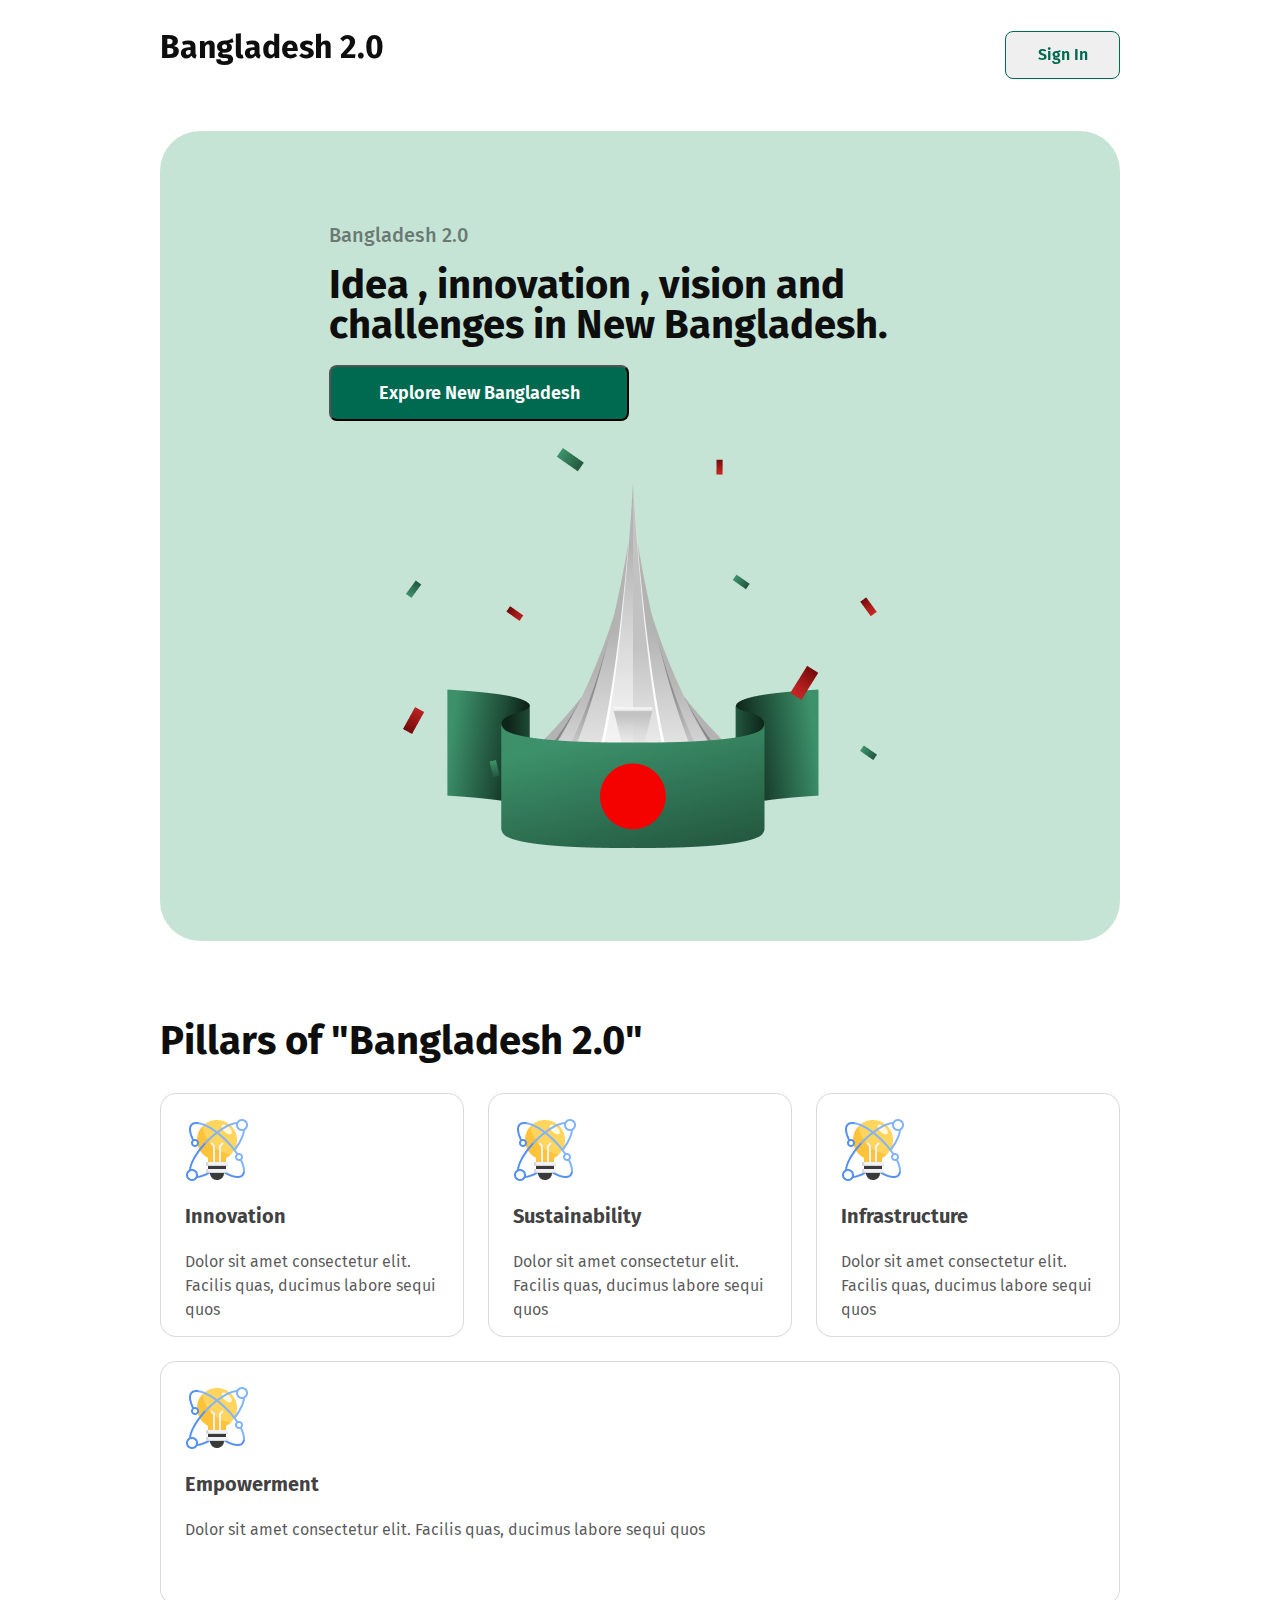
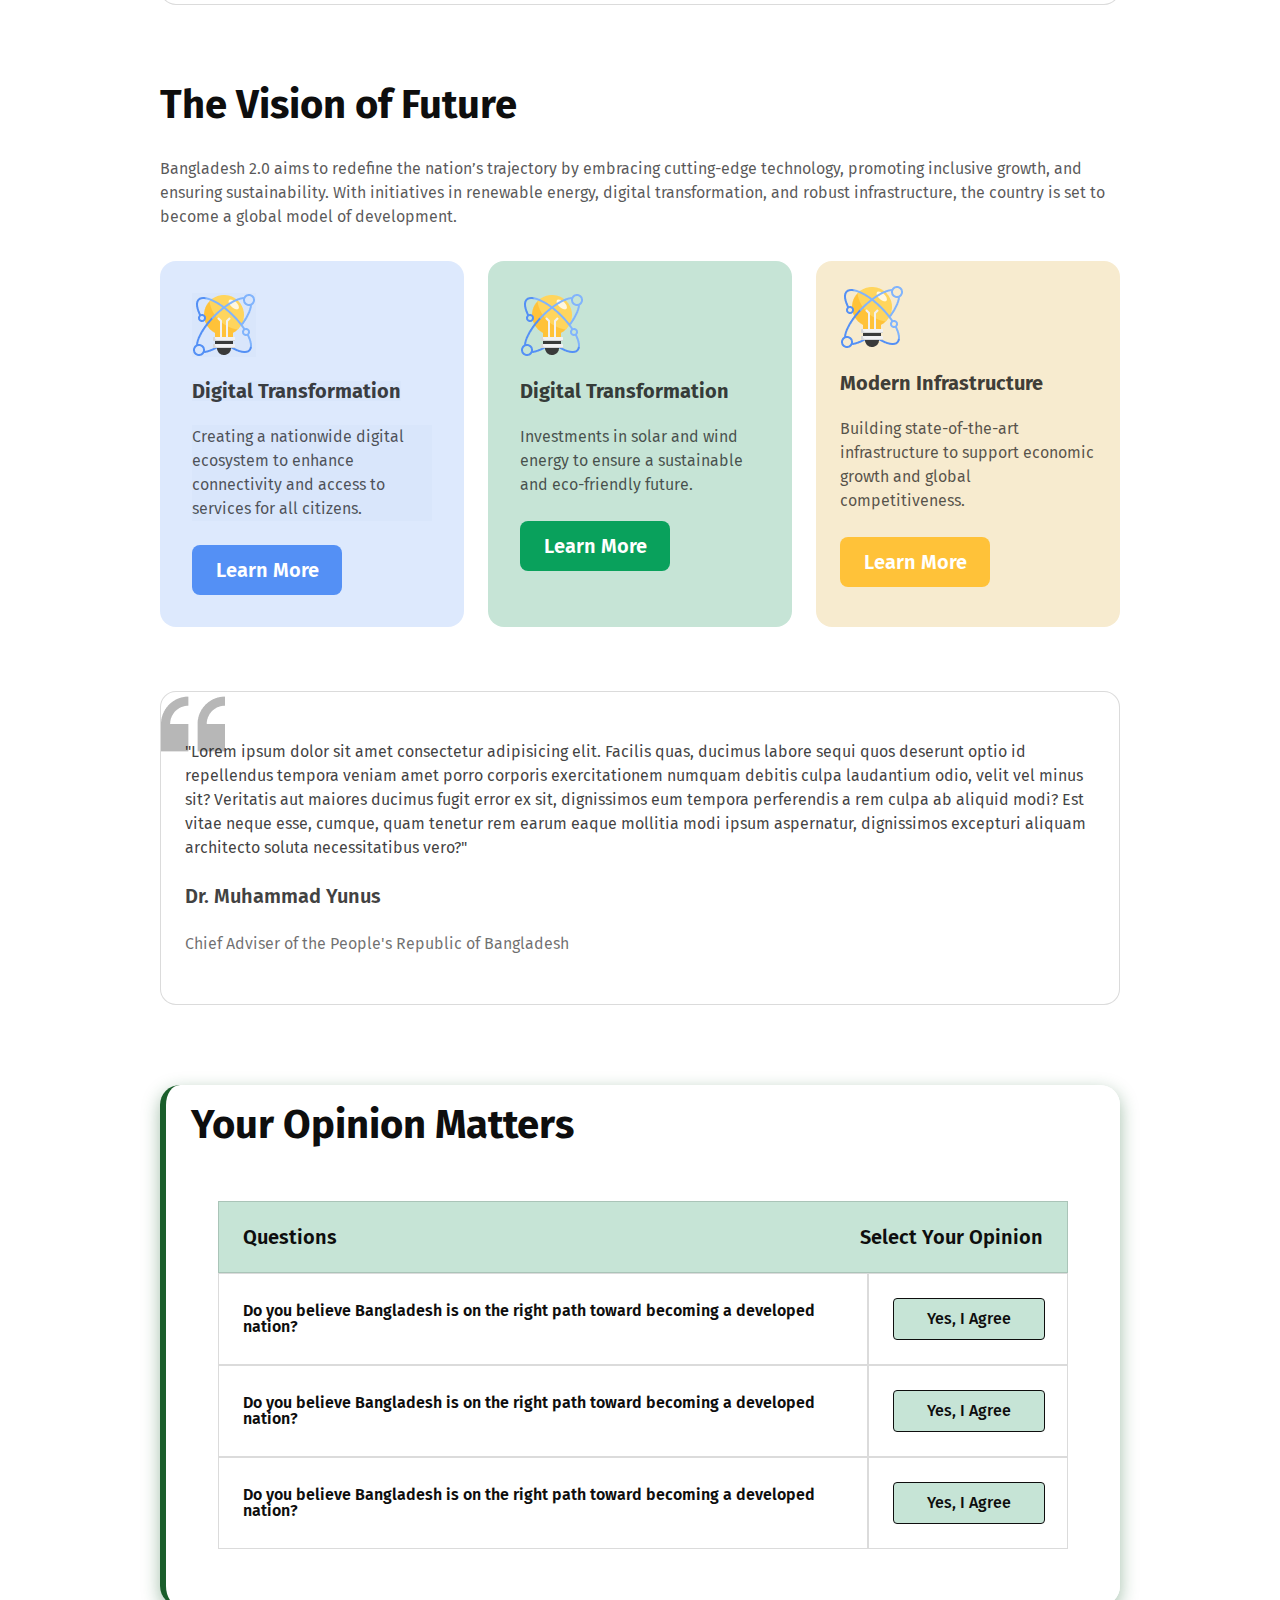
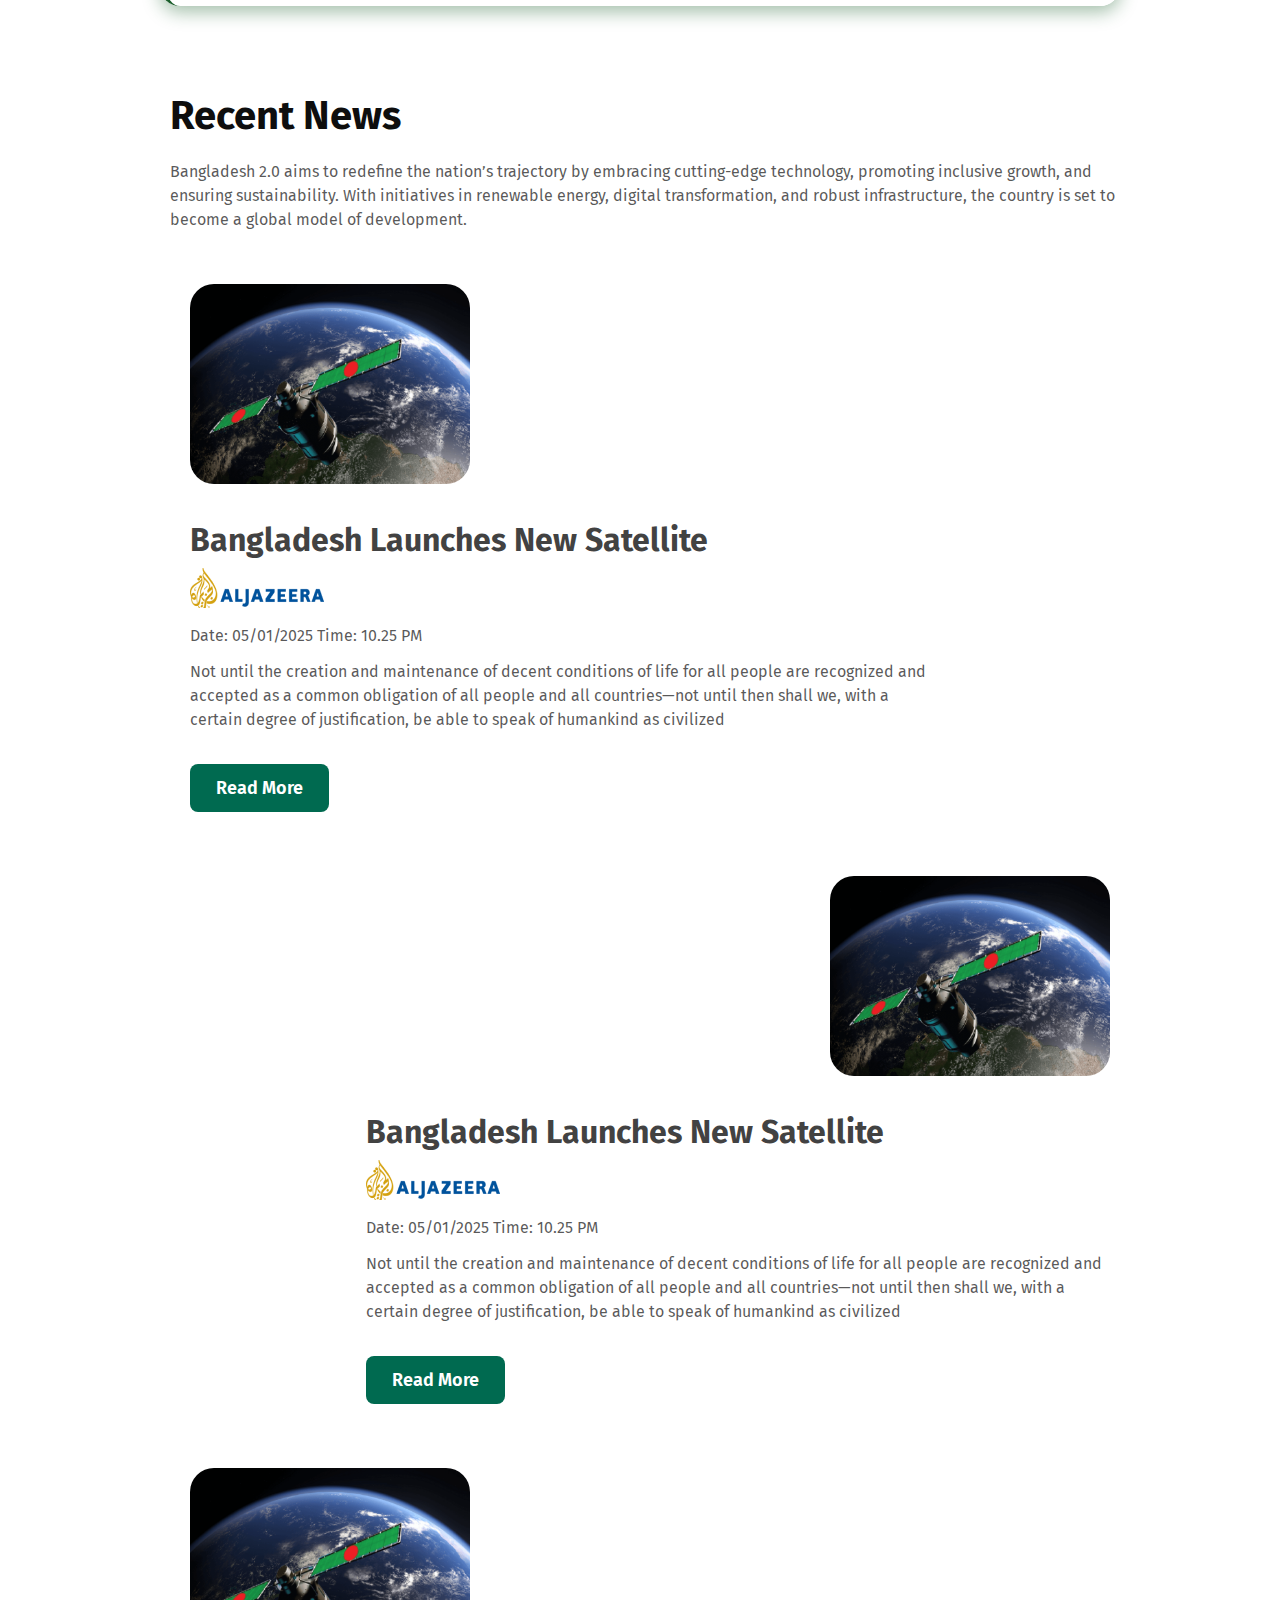
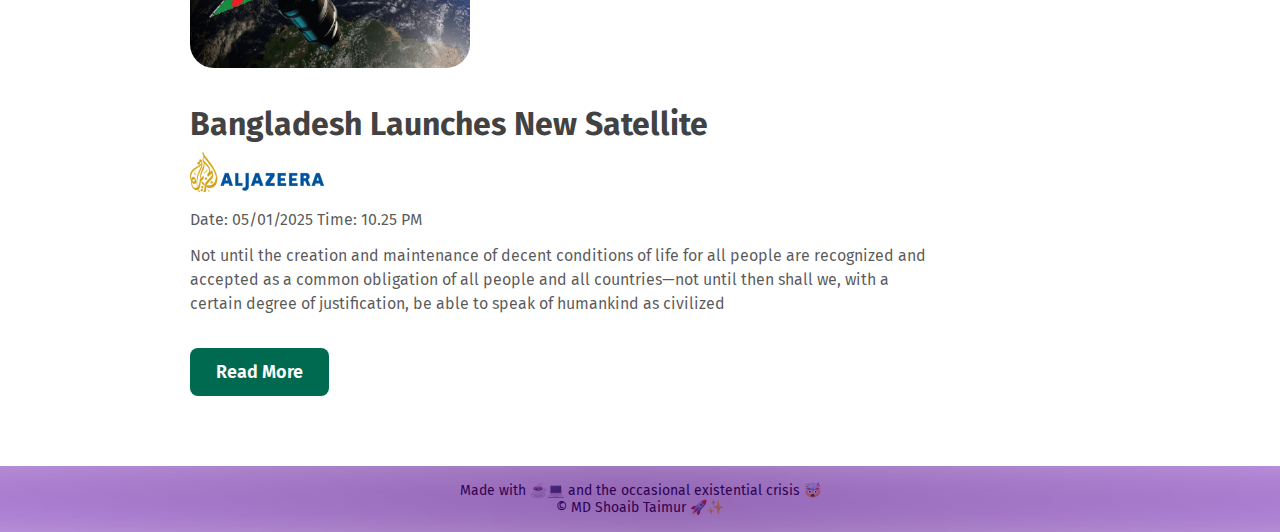
<file: index.html>
<!DOCTYPE html>
<html lang="en">
  <head>
    <meta charset="UTF-8" />
    <meta name="viewport" content="width=device-width, initial-scale=1.0" />
    <title>Bangladesh 2.0</title>
    <link rel="stylesheet" href="CSS/index.css" />
  </head>
  <body>
    <div class="container">
      <header>
        <nav>
          <h1 class="mainline">Bangladesh 2.0</h1>
          <p class="sign-btn"><button class="signin-btn">Sign In</button></p>
        </nav>
      </header>
      <main>
        <div class="banner">
          <div class="banner-info">
            <p
              class="banner-subtitle"
              style="background: rgba(198, 228, 214, 1)"
            >
              Bangladesh 2.0
            </p>
            <h1 class="banner-title" style="background: rgba(198, 228, 214, 1)">
              Idea , innovation , vision and challenges in New Bangladesh.
            </h1>
            <button class="banner-btn">Explore New Bangladesh</button>
          </div>
          <img src="assets/hero.png" alt="" class="banner-pic" />
        </div>
        <div class="pillar">
          <h1 class="pillar-title">Pillars of "Bangladesh 2.0"</h1>
          <div class="pillar-idea">
            <div class="idea">
              <img src="assets/card-icon.png" class="pillar-idea-pic" />
              <h2 class="pillar-idea-title">Innovation</h2>
              <p class="pillar-idea-des">
                Dolor sit amet consectetur elit. Facilis quas, ducimus labore
                sequi quos
              </p>
            </div>
            <div class="idea">
              <img src="assets/card-icon.png" class="pillar-idea-pic" />
              <h2 class="pillar-idea-title">Sustainability</h2>
              <p class="pillar-idea-des">
                Dolor sit amet consectetur elit. Facilis quas, ducimus labore
                sequi quos
              </p>
            </div>
            <div class="idea">
              <img src="assets/card-icon.png" class="pillar-idea-pic" />
              <h2 class="pillar-idea-title">Infrastructure</h2>
              <p class="pillar-idea-des">
                Dolor sit amet consectetur elit. Facilis quas, ducimus labore
                sequi quos
              </p>
            </div>
            <div class="idea">
              <img src="assets/card-icon.png" class="pillar-idea-pic" />
              <h2 class="pillar-idea-title">Empowerment</h2>
              <p class="pillar-idea-des">
                Dolor sit amet consectetur elit. Facilis quas, ducimus labore
                sequi quos
              </p>
            </div>
          </div>
        </div>
        <div class="vision">
          <h1 class="vision-title">The Vision of Future</h1>
          <p class="vision-des">
            Bangladesh 2.0 aims to redefine the nation’s trajectory by embracing
            cutting-edge technology, promoting inclusive growth, and ensuring
            sustainability. With initiatives in renewable energy, digital
            transformation, and robust infrastructure, the country is set to
            become a global model of development.
          </p>
          <div class="vision-idea">
            <div class="vision-idea1">
              <img src="assets/card-icon.png" class="vision-idea-pic1" />
              <h2 class="vision-idea-title1">Digital Transformation</h2>
              <p class="vision-idea-des1">
                Creating a nationwide digital ecosystem to enhance connectivity
                and access to services for all citizens.
              </p>
              <button class="vision-idea-btn1">Learn More</button>
            </div>
            <div class="vision-idea2">
              <img src="assets/card-icon.png" class="vision-idea-pic2" />
              <h2 class="vision-idea-title2">Digital Transformation</h2>
              <p class="vision-idea-des2">
                Investments in solar and wind energy to ensure a sustainable and
                eco-friendly future.
              </p>
              <button class="vision-idea-btn2">Learn More</button>
            </div>
            <div class="vision-idea3">
              <img src="assets/card-icon.png" class="vision-idea-pic3" />
              <h2 class="vision-idea-title3">Modern Infrastructure</h2>
              <p class="vision-idea-des3">
                Building state-of-the-art infrastructure to support economic
                growth and global competitiveness.
              </p>
              <button class="vision-idea-btn3">Learn More</button>
            </div>
          </div>
          <div class="vision-quote">
            <p class="quote-des">
              "Lorem ipsum dolor sit amet consectetur adipisicing elit. Facilis
              quas, ducimus labore sequi quos deserunt optio id repellendus
              tempora veniam amet porro corporis exercitationem numquam debitis
              culpa laudantium odio, velit vel minus sit? Veritatis aut maiores
              ducimus fugit error ex sit, dignissimos eum tempora perferendis a
              rem culpa ab aliquid modi? Est vitae neque esse, cumque, quam
              tenetur rem earum eaque mollitia modi ipsum aspernatur,
              dignissimos excepturi aliquam architecto soluta necessitatibus
              vero?"
            </p>
            <h1 class="quote-owner">Dr. Muhammad Yunus</h1>
            <p class="quote-title">
              Chief Adviser of the People's Republic of Bangladesh
            </p>
          </div>
        </div>
        <div class="opinion">
          <h1 class="opinion-title">Your Opinion Matters</h1>
          <div class="opinion-ques-ans">
            <div class="ques-title">
              <p class="ques-title-main">Questions</p>
              <p class="ques-title-main">Select Your Opinion</p>
            </div>
            <div class="opinion-ques-ans1">
              <div class="opinion-ques">
                <p class="ques">
                  Do you believe Bangladesh is on the right path toward becoming
                  a developed nation?
                </p>
              </div>
              <div class="opinion-ans">
                <span class="ans">Yes, I Agree</span>
              </div>
            </div>
            <div class="opinion-ques-ans2">
              <div class="opinion-ques">
                <p class="ques">
                  Do you believe Bangladesh is on the right path toward becoming
                  a developed nation?
                </p>
              </div>
              <div class="opinion-ans">
                <span class="ans">Yes, I Agree</span>
              </div>
            </div>
            <div class="opinion-ques-ans3">
              <div class="opinion-ques">
                <p class="ques">
                  Do you believe Bangladesh is on the right path toward becoming
                  a developed nation?
                </p>
              </div>
              <div class="opinion-ans">
                <span class="ans">Yes, I Agree</span>
              </div>
            </div>
          </div>
        </div>
        <div class="recent-news">
          <h1 class="news-title">Recent News</h1>
          <p class="news-title-des">
            Bangladesh 2.0 aims to redefine the nation’s trajectory by embracing
            cutting-edge technology, promoting inclusive growth, and ensuring
            sustainability. With initiatives in renewable energy, digital
            transformation, and robust infrastructure, the country is set to
            become a global model of development.
          </p>
          <div class="news">
            <div class="news1">
              <img src="../assets/satelite.png" alt="" class="news-pic" />
              <div class="news-des1">
                <h1 class="news-headline">Bangladesh Launches New Satellite</h1>
                <img src="../assets/al-jazeera.png" alt="" class="aljajira" />
                <p class="date-time">Date: 05/01/2025 Time: 10.25 PM</p>
                <p class="news-des">
                  Not until the creation and maintenance of decent conditions of
                  life for all people are recognized and accepted as a common
                  obligation of all people and all countries—not until then
                  shall we, with a certain degree of justification, be able to
                  speak of humankind as civilized
                </p>
                <span class="news-btn">Read More</span>
              </div>
            </div>
            <div class="news2">
              <img src="../assets/satelite.png" alt="" class="news-pic" />
              <div class="news-des2">
                <h1 class="news-headline">Bangladesh Launches New Satellite</h1>
                <img src="../assets/al-jazeera.png" alt="" class="aljajira" />
                <p class="date-time">Date: 05/01/2025 Time: 10.25 PM</p>
                <p class="news-des">
                  Not until the creation and maintenance of decent conditions of
                  life for all people are recognized and accepted as a common
                  obligation of all people and all countries—not until then
                  shall we, with a certain degree of justification, be able to
                  speak of humankind as civilized
                </p>
                <span class="news-btn">Read More</span>
              </div>
            </div>
            <div class="news3">
              <img src="../assets/satelite.png" alt="" class="news-pic" />
              <div class="news-des3">
                <h1 class="news-headline">Bangladesh Launches New Satellite</h1>
                <img src="../assets/al-jazeera.png" alt="" class="aljajira" />
                <p class="date-time">Date: 05/01/2025 Time: 10.25 PM</p>
                <p class="news-des">
                  Not until the creation and maintenance of decent conditions of
                  life for all people are recognized and accepted as a common
                  obligation of all people and all countries—not until then
                  shall we, with a certain degree of justification, be able to
                  speak of humankind as civilized
                </p>
                <span class="news-btn">Read More</span>
              </div>
            </div>
          </div>
        </div>
      </main>
    </div>
    <footer class="fun-footer">
      Made with ☕💻 and the occasional existential crisis 🤯<br />
      © MD Shoaib Taimur 🚀✨
    </footer>
  </body>
</html>
</file>
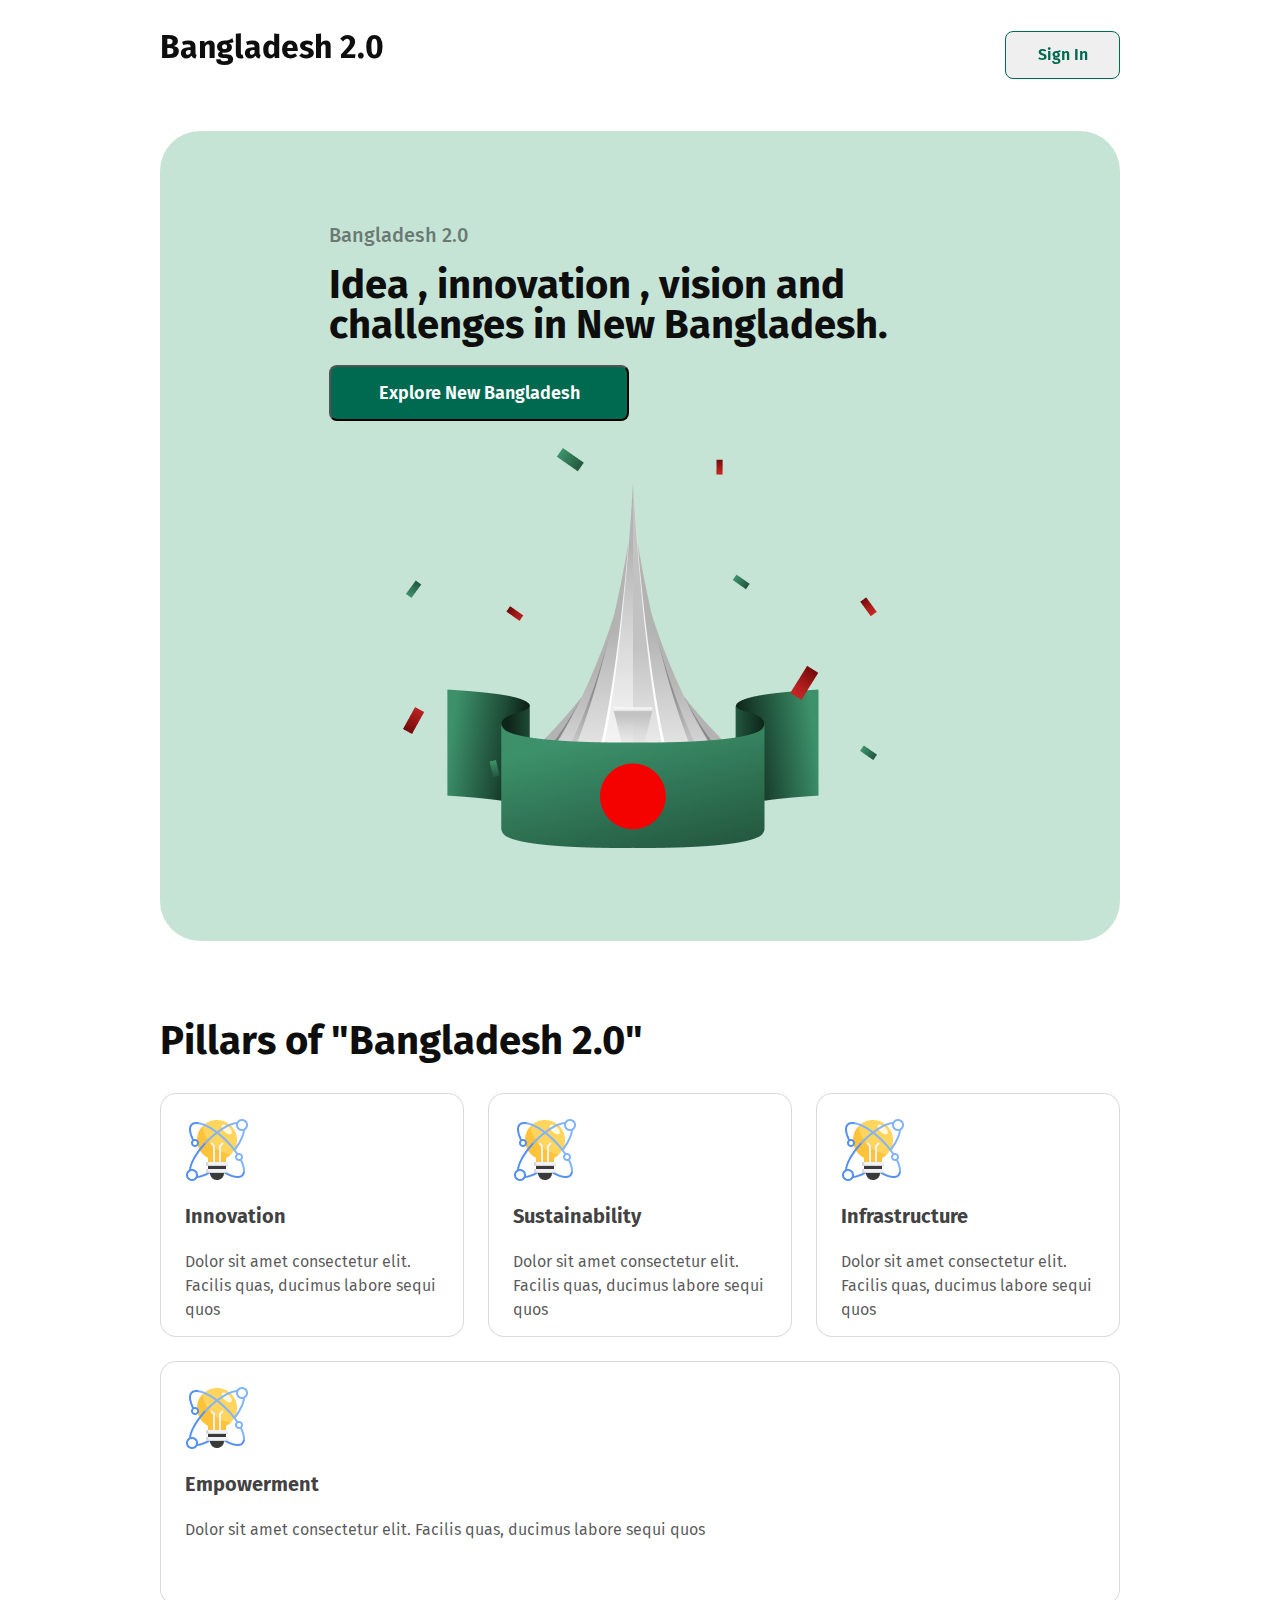
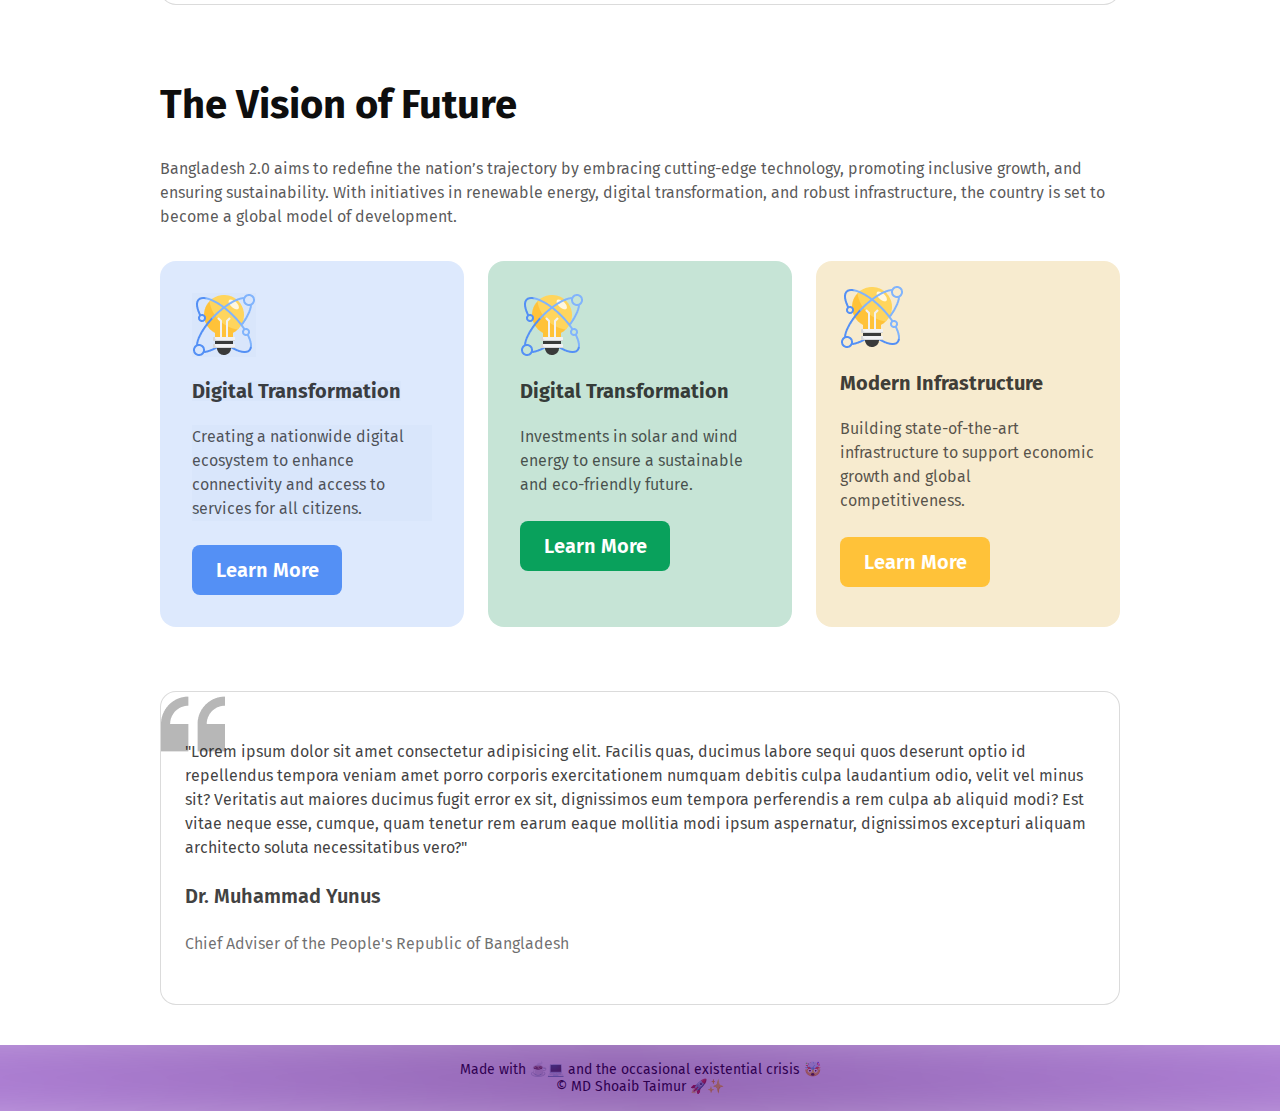
<file: HTML/index.html>
<!DOCTYPE html>
<html lang="en">
  <head>
    <meta charset="UTF-8" />
    <meta name="viewport" content="width=device-width, initial-scale=1.0" />
    <title>Bangladesh 2.0</title>
    <link rel="stylesheet" href="../CSS/index.css" />
  </head>
  <body>
    <div class="container">
      <header>
        <nav>
          <h1 class="mainline">Bangladesh 2.0</h1>
          <p class="sign-btn"><button class="signin-btn">Sign In</button></p>
        </nav>
      </header>
      <main>
        <div class="banner">
          <div class="banner-info">
            <p
              class="banner-subtitle"
              style="background: rgba(198, 228, 214, 1)"
            >
              Bangladesh 2.0
            </p>
            <h1 class="banner-title" style="background: rgba(198, 228, 214, 1)">
              Idea , innovation , vision and challenges in New Bangladesh.
            </h1>
            <button class="banner-btn">Explore New Bangladesh</button>
          </div>
          <img src="../assets/hero.png" alt="" class="banner-pic" />
        </div>
        <div class="pillar">
          <h1 class="pillar-title">Pillars of "Bangladesh 2.0"</h1>
          <div class="pillar-idea">
            <div class="idea">
              <img src="../assets/card-icon.png" class="pillar-idea-pic" />
              <h2 class="pillar-idea-title">Innovation</h2>
              <p class="pillar-idea-des">
                Dolor sit amet consectetur elit. Facilis quas, ducimus labore
                sequi quos
              </p>
            </div>
            <div class="idea">
              <img src="../assets/card-icon.png" class="pillar-idea-pic" />
              <h2 class="pillar-idea-title">Sustainability</h2>
              <p class="pillar-idea-des">
                Dolor sit amet consectetur elit. Facilis quas, ducimus labore
                sequi quos
              </p>
            </div>
            <div class="idea">
              <img src="../assets/card-icon.png" class="pillar-idea-pic" />
              <h2 class="pillar-idea-title">Infrastructure</h2>
              <p class="pillar-idea-des">
                Dolor sit amet consectetur elit. Facilis quas, ducimus labore
                sequi quos
              </p>
            </div>
            <div class="idea">
              <img src="../assets/card-icon.png" class="pillar-idea-pic" />
              <h2 class="pillar-idea-title">Empowerment</h2>
              <p class="pillar-idea-des">
                Dolor sit amet consectetur elit. Facilis quas, ducimus labore
                sequi quos
              </p>
            </div>
          </div>
        </div>
        <div class="vision">
          <h1 class="vision-title">The Vision of Future</h1>
          <p class="vision-des">
            Bangladesh 2.0 aims to redefine the nation’s trajectory by embracing
            cutting-edge technology, promoting inclusive growth, and ensuring
            sustainability. With initiatives in renewable energy, digital
            transformation, and robust infrastructure, the country is set to
            become a global model of development.
          </p>
          <div class="vision-idea">
            <div class="vision-idea1">
              <img src="../assets/card-icon.png" class="vision-idea-pic1" />
              <h2 class="vision-idea-title1">Digital Transformation</h2>
              <p class="vision-idea-des1">
                Creating a nationwide digital ecosystem to enhance connectivity
                and access to services for all citizens.
              </p>
              <button class="vision-idea-btn1">Learn More</button>
            </div>
            <div class="vision-idea2">
              <img src="../assets/card-icon.png" class="vision-idea-pic2" />
              <h2 class="vision-idea-title2">Digital Transformation</h2>
              <p class="vision-idea-des2">
                Investments in solar and wind energy to ensure a sustainable and
                eco-friendly future.
              </p>
              <button class="vision-idea-btn2">Learn More</button>
            </div>
            <div class="vision-idea3">
              <img src="../assets/card-icon.png" class="vision-idea-pic3" />
              <h2 class="vision-idea-title3">Modern Infrastructure</h2>
              <p class="vision-idea-des3">
                Building state-of-the-art infrastructure to support economic
                growth and global competitiveness.
              </p>
              <button class="vision-idea-btn3">Learn More</button>
            </div>
          </div>
          <div class="vision-quote">
            <p class="quote-des">
              "Lorem ipsum dolor sit amet consectetur adipisicing elit. Facilis
              quas, ducimus labore sequi quos deserunt optio id repellendus
              tempora veniam amet porro corporis exercitationem numquam debitis
              culpa laudantium odio, velit vel minus sit? Veritatis aut maiores
              ducimus fugit error ex sit, dignissimos eum tempora perferendis a
              rem culpa ab aliquid modi? Est vitae neque esse, cumque, quam
              tenetur rem earum eaque mollitia modi ipsum aspernatur,
              dignissimos excepturi aliquam architecto soluta necessitatibus
              vero?"
            </p>
            <h1 class="quote-owner">Dr. Muhammad Yunus</h1>
            <p class="quote-title">
              Chief Adviser of the People's Republic of Bangladesh
            </p>
          </div>
        </div>
      </main>
    </div>
    <footer class="fun-footer">
      Made with ☕💻 and the occasional existential crisis 🤯<br />
      © MD Shoaib Taimur 🚀✨
    </footer>
  </body>
</html>
</file>
<file: CSS/index.css>
@import url("https://fonts.googleapis.com/css2?family=Fira+Sans:ital,wght@0,100;0,200;0,300;0,400;0,500;0,600;0,700;0,800;0,900;1,100;1,200;1,300;1,400;1,500;1,600;1,700;1,800;1,900&display=swap");

* {
  margin: 0;
}

.container {
  margin-top: 31px;
  margin-left: 160px;
  margin-right: 160px;
  margin-bottom: 40px;
}

header {
  height: 100px;
}
nav {
  width: 100%;
  display: flex;
  justify-content: space-between;
}
header, nav {
  position: sticky;
  top: 0;
  z-index: 1000;
}
.mainline {
  color: rgba(14, 14, 14, 1);

  font-family: Fira Sans;
  font-size: 32px;
  font-weight: 700;
  line-height: 100%;
  letter-spacing: 0%;
  text-align: left;
}

.signin-btn {
  width: 115px;
  height: 48px;
  display: flex;
  flex-direction: row;
  justify-content: center;
  align-items: center;
  gap: 48;
  padding: 15px 30px 15px 30px;

  box-sizing: border-box;
  border: 1.5px solid rgba(0, 106, 80, 1);
  border-radius: 8px;
  color: rgba(0, 106, 80, 1);

  font-family: Fira Sans;
  font-size: 16px;
  font-weight: 600;
  line-height: 100%;
  letter-spacing: 0%;
  cursor: grab;
}

.banner {
  height: 650px;

  padding: 80px 100px 80px 100px;
  border-radius: 24px;
  background: rgba(198, 228, 214, 1);

  display: flex;
  flex-wrap: wrap;
  justify-content: space-between;
  align-items: center;

  animation: glow-border 2s infinite ease-in-out;
  border-radius: 40px;
}
@keyframes glow-border {
  0% {
    box-shadow: 0 0 10px rgba(0, 106, 80, 0.4), 0 0 20px rgba(0, 106, 80, 0.2);
  }
  50% {
    box-shadow: 0 0 20px rgba(0, 106, 80, 0.8), 0 0 40px rgba(0, 106, 80, 0.4);
  }
  100% {
    box-shadow: 0 0 10px rgba(0, 106, 80, 0.4), 0 0 20px rgba(0, 106, 80, 0.2);
  }
}

.banner-pic {
  border-radius: 24px;
  background: rgba(198, 228, 214, 1);
}

.banner-info {
  background: rgba(198, 228, 214, 1);
  display: flex;
  flex-direction: column;
  flex-wrap: wrap;
  width: 622px;
  height: 326px;
}

.banner-subtitle {
  color: rgba(14, 14, 14, 0.5);

  font-family: Fira Sans;
  font-size: 24px;
  font-weight: 500;
  line-height: 100%;
  letter-spacing: 0%;
  text-align: left;
}

.banner-title {
  color: rgba(14, 14, 14, 1);

  font-family: Fira Sans;
  font-size: 56px;
  font-weight: 700;
  line-height: 100%;
  letter-spacing: 0%;
  text-align: left;
  width: 622px;
  height: 201px;
}

.banner-btn {
  width: 300px;
  height: 56px;
  display: flex;
  flex-direction: row;
  justify-content: center;
  align-items: center;
  gap: 48;
  padding: 17px 34px 17px 34px;
  border-radius: 8px;
  color: rgb(255, 255, 255);
  font-family: Fira Sans;
  font-size: 18px;
  font-weight: 600;
  line-height: 100%;
  letter-spacing: 0%;
  background: rgba(0, 106, 80, 1);
}

.pillar {
  height: auto;
  margin-top: 80px;
  margin-bottom: 80px;
  display: flex;
  flex-direction: column;
  gap: 32px;
}

.pillar-idea {
  display: flex;
  gap: 24px;
  justify-content: space-between;
  flex-wrap: wrap;
}

.idea {
  width: 302px;
  height: 244px;
  display: flex;
  flex-direction: column;
  justify-content: flex-start;
  align-items: flex-start;
  gap: 24px;
  padding: 24px;
  box-sizing: border-box;
  border: 1px solid rgba(14, 14, 14, 0.15);
  border-radius: 16px;
  background: rgba(255, 255, 255, 1);
  flex: 1 1 300px;
  transition: box-shadow 0.4s ease, transform 0.3s ease;
}

.idea:hover {
  box-shadow: 0 0 20px rgba(0, 106, 80, 0.6), 0 0 40px rgba(0, 106, 80, 0.4);
  transform: translateY(-5px);
}

.pillar-idea-pic {
  background-color: white;
}

.pillar-idea-title {
  color: rgba(14, 14, 14, 0.8);

  font-family: Fira Sans;
  font-size: 20px;
  font-weight: 700;
  line-height: 100%;
  letter-spacing: 0%;
  text-align: left;
  background-color: white;
}
.pillar-title {
  color: rgba(14, 14, 14, 1);
  font-family: Fira Sans;
  font-size: 40px;
  font-weight: 700;
  line-height: 100%;
  letter-spacing: 0%;
  text-align: left;
}

.pillar-idea-des {
  color: rgba(14, 14, 14, 0.7);

  font-family: Fira Sans;
  font-size: 16px;
  font-weight: 400;
  line-height: 24px;
  letter-spacing: 0%;
  text-align: left;
  background-color: white;
}

.vision {
  height: auto;
  display: flex;
  flex-direction: column;
  gap: 32px;
  margin-top: 80px;
}
.vision-title {
  color: rgba(14, 14, 14, 1);

  font-family: Fira Sans;
  font-size: 40px;
  font-weight: 700;
  line-height: 100%;
  letter-spacing: 0%;
  text-align: left;
}
.vision-des {
  color: rgba(14, 14, 14, 0.7);

  font-family: Fira Sans;
  font-size: 16px;
  font-weight: 400;
  line-height: 24px;
  letter-spacing: 0%;
  text-align: left;
}

.vision-idea {
  height: auto;
  display: flex;
  gap: 24px;
  justify-content: space-between;
  flex-wrap: wrap;
  align-items: stretch;
}

.vision-idea1,
.vision-idea2,
.vision-idea3 {
  width: 410.67px;
  height: 325px;
  box-sizing: border-box;
  border-radius: 16px;
  display: flex;
  flex-direction: column;
  justify-content: flex-start;
  align-items: flex-start;
  gap: 24px;
  flex: 1 1 300px;
  height: auto;
}

.vision-idea1 {
  background: #5490f533;
  padding: 32px;
  padding-bottom: 32px;
}
.vision-idea1:hover {
  box-shadow: 0 0 20px rgba(84, 144, 245, 0.6), 0 0 40px rgba(84, 144, 245, 0.4);
  transform: translateY(-5px);
  transition: box-shadow 0.4s ease, transform 0.3s ease;
}

.vision-idea2 {
  background: rgba(198, 228, 214, 1);
  padding: 32px;
}
.vision-idea2:hover {
  box-shadow: 0 0 20px rgba(9, 161, 92, 0.6), 0 0 40px rgba(9, 161, 92, 0.4);
  transform: translateY(-5px);
  transition: box-shadow 0.4s ease, transform 0.3s ease;
}
.vision-idea3 {
  background: rgba(247, 235, 207, 1);
  padding: 24px;
}
.vision-idea3:hover {
  box-shadow: 0 0 20px rgba(255, 194, 57, 0.6), 0 0 40px rgba(255, 194, 57, 0.4);
  transform: translateY(-5px);
  transition: box-shadow 0.4s ease, transform 0.3s ease;
}

.vision-idea-pic1,
.vision-idea-title1,
.vision-idea-des1 {
  background: rgba(207, 220, 243, 0.2);
}
.vision-idea-pic2,
.vision-idea-title2,
.vision-idea-des2 {
  background: rgba(198, 228, 214, 1);
}

.vision-idea-pic3,
.vision-idea-title3,
.vision-idea-des3 {
  background: rgba(247, 235, 207, 1);
}

.vision-idea-title1,
.vision-idea-title2,
.vision-idea-title3 {
  color: rgba(14, 14, 14, 0.8);

  font-family: Fira Sans;
  font-size: 20px;
  font-weight: 700;
  line-height: 100%;
  letter-spacing: 0%;
  text-align: left;
}

.vision-idea-des1,
.vision-idea-des2,
.vision-idea-des3 {
  color: rgba(14, 14, 14, 0.7);

  font-family: Fira Sans;
  font-size: 16px;
  font-weight: 400;
  line-height: 24px;
  letter-spacing: 0%;
  text-align: left;
}

.vision-idea-btn1,
.vision-idea-btn2,
.vision-idea-btn3 {
  width: 150px;
  height: 41px;
  display: flex;
  flex-direction: row;
  justify-content: center;
  align-items: center;
  padding: 25px 20px 25px 20px;
  border: 0;
  border-radius: 8px;
  color: rgba(255, 255, 255, 1);

  font-family: Fira Sans;
  font-size: 20px;
  font-weight: 600;
  line-height: 100%;
  letter-spacing: 0%;
}

.vision-idea-btn1 {
  background: rgba(84, 144, 245, 1);
}
.vision-idea-btn2 {
  background: rgba(9, 161, 92, 1);
}

.vision-idea-btn3 {
  background: rgba(255, 194, 57, 1);
}

.vision-quote {
  height: auto;
  margin-top: 32px;
  display: flex;
  flex-direction: column;
  justify-content: flex-start;
  align-items: flex-start;
  gap: 24px;
  padding: 48px 24px 48px 24px;
  background-image: url(../assets/quote-bg.png);
  position: top left;
  background-repeat: no-repeat;
  box-sizing: border-box;
  border: 1px solid rgba(14, 14, 14, 0.15);
  border-radius: 16px;
  background-color: rgba(255, 255, 255, 1);
  transition: box-shadow 0.4s ease, transform 0.3s ease;
}
.vision-quote:hover {
  box-shadow: 0 0 30px rgba(0, 106, 80, 0.7), 0 0 60px rgba(0, 106, 80, 0.4);
  transform: scale(1.02);
  border: 2px solid rgba(0, 106, 80, 0.8);
}

.quote-des {
  color: rgba(14, 14, 14, 0.8);

  font-family: Fira Sans;
  font-size: 16px;
  font-weight: 400;
  line-height: 24px;
  letter-spacing: 0%;
  text-align: left;
}
.quote-owner {
  color: rgba(14, 14, 14, 0.8);

  font-family: Fira Sans;
  font-size: 20px;
  font-weight: 600;
  line-height: 24px;
  letter-spacing: 0%;
  text-align: left;
}
.quote-title {
  color: rgba(14, 14, 14, 0.6);

  font-family: Fira Sans;
  font-size: 16px;
  font-weight: 400;
  line-height: 24px;
  letter-spacing: 0%;
  text-align: left;
}

.opinion {
  height: 481px;
  margin-top: 80px;
  padding: 10px;
  position: relative;
  background: rgba(255, 255, 255, 0.98);
  border-radius: 20px;
  box-shadow: 0 6px 18px rgba(26, 94, 43, 0.4);
  border-left: 6px solid #1a5e2b;
  padding: 20px;
  transition: all 0.3s ease;
}

.opinion:hover {
  transform: translateY(-4px);
  box-shadow: 0 12px 24px rgba(26, 94, 43, 0.6);
}

.opinion-title {
  color: rgba(14, 14, 14, 1);
  font-family: Fira Sans;
  font-size: 40px;
  font-weight: 700;
  line-height: 100%;
  letter-spacing: 0%;
  text-align: left;
  margin-bottom: 24px;
  margin-left: 5px;
}

.opinion-ques-ans {
  height: 409px;
  display: flex;
  flex-direction: column;
  justify-content: flex-start;
  align-items: flex-start;
  padding: 32px;
  border-radius: 16px;
}

.ques-title {
  height: 72px;
  width: 100%;
  display: flex;
  flex-direction: row;
  justify-content: space-between;
  align-items: center;
  gap: 24px;
  padding: 24px;
  box-sizing: border-box;
  border: 1px solid rgba(14, 14, 14, 0.15);
  background: rgba(198, 228, 214, 1);
}

.opinion-ques-ans1,
.opinion-ques-ans2,
.opinion-ques-ans3 {
  width: 100%;
  display: flex;
  flex-direction: row;
  justify-content: space-between;
  align-items: center;
  box-sizing: border-box;
}

.opinion-ques {
  width: 100%;
  height: 92px;
  display: flex;
  flex-direction: column;
  justify-content: center;
  align-items: flex-start;
  gap: 24px;
  padding: 24px;
  box-sizing: border-box;
  border: 1px solid rgba(14, 14, 14, 0.15);
  background: rgba(255, 255, 255, 0.1);
}

.opinion-ans {
  width: 200px;
  height: 92px;
  display: flex;
  flex-direction: column;
  justify-content: center;
  align-items: flex-start;
  gap: 24px;
  padding: 24px;
  box-sizing: border-box;
  border: 1px solid rgba(14, 14, 14, 0.15);
  background: rgba(255, 255, 255, 0.1);
}

.ques-title-main {
  color: rgba(14, 14, 14, 1);

  font-family: Fira Sans;
  font-size: 20px;
  font-weight: 600;
  line-height: 100%;
  letter-spacing: 0%;
  text-align: left;
}

.recent-news {
  height: auto;
  width: 100%;
  margin-top: 80px;
  border-radius: 10px;
  padding: 10px;
    position: relative;
  transition: box-shadow 0.4s ease, transform 0.3s ease;
}
.recent-news:hover {
  animation: modern-glow 2s infinite alternate;
  transform: translateY(-10px) scale(1.02);
}

@keyframes modern-glow {
  0% {
    box-shadow: 0 0 10px rgba(255, 99, 71, 0.5), 0 0 20px rgba(255, 99, 71, 0.3);
  }
  33% {
    box-shadow: 0 0 15px rgba(60, 179, 113, 0.6), 0 0 30px rgba(60, 179, 113, 0.4);
  }
  66% {
    box-shadow: 0 0 20px rgba(123, 104, 238, 0.7), 0 0 40px rgba(123, 104, 238, 0.5);
  }
  100% {
    box-shadow: 0 0 25px rgba(255, 215, 0, 0.8), 0 0 50px rgba(255, 215, 0, 0.6);
  }
}

.ques {
  color: rgba(14, 14, 14, 1);

  font-family: Fira Sans;
  font-size: 16px;
  font-weight: 600;
  line-height: 100%;
  letter-spacing: 0%;
  text-align: left;
}

.ans {
  width: 152px;
  height: 44px;
  display: flex;
  flex-direction: row;
  justify-content: center;
  align-items: center;
  gap: 12;
  padding: 10px 14px 10px 14px;
  box-sizing: border-box;
  border: 1px solid rgba(14, 14, 14, 1);
  border-radius: 4px;
  background: rgba(198, 228, 214, 1);
  color: rgba(14, 14, 14, 1);

  font-family: Fira Sans;
  font-size: 16px;
  font-weight: 500;
  line-height: 100%;
  letter-spacing: 0%;
  text-align: left;
  cursor: pointer;
}

.news-title {
  color: rgba(14, 14, 14, 1);

  font-family: Fira Sans;
  font-size: 40px;
  font-weight: 700;
  line-height: 100%;
  letter-spacing: 0%;
  text-align: left;
  margin-bottom: 24px;
}

.news-title-des {
  color: rgba(14, 14, 14, 0.7);

  font-family: Fira Sans;
  font-size: 16px;
  font-weight: 400;
  line-height: 24px;
  letter-spacing: 0%;
  text-align: left;
  margin-bottom: 32px;
}

.news {
  height: auto;
  width: 100%;
  display: flex;
  flex-direction: column;
  gap: 24px;
  align-items: center;
}

.news1,
.news2,
.news3 {
  display: flex;
  justify-content: flex-start;
  gap: 32px;
  padding: 48px;
  border-radius: 24px;
  flex: 1 1 300px;
  flex-wrap: wrap;
}

.news1,
.news3 {
  flex-direction: row;
}
.news2 {
  flex-direction: row-reverse;
}

.news-pic {
  width: 408px;
  height: 306px;
  border-radius: 24px;
}

.news-headline {
  color: rgba(14, 14, 14, 0.8);
  font-family: Fira Sans;
  font-size: 32px;
  font-weight: 700;
  line-height: 100%;
  letter-spacing: 0%;
  text-align: left;
  margin-top: 8px;
  margin-bottom: 12px;
}

.aljajira {
  width: 134px;
  height: 40px;
}

.date-time {
  color: rgba(14, 14, 14, 0.7);

  font-family: Fira Sans;
  font-size: 16px;
  font-weight: 400;
  line-height: 24px;
  letter-spacing: 0%;
  text-align: left;
  margin-top: 12px;
  margin-bottom: 12px;
}

.news-des {
  color: rgba(14, 14, 14, 0.7);

  font-family: Fira Sans;
  font-size: 16px;
  font-weight: 400;
  line-height: 24px;
  letter-spacing: 0%;
  text-align: left;
  width: 744px;
  height: 72px;
}

.news-btn {
  width: 139px;
  height: 48px;
  display: flex;
  flex-direction: row;
  justify-content: center;
  align-items: center;
  gap: 48px;
  border-radius: 8px;
  background: rgba(0, 106, 80, 1);
  color: rgba(255, 255, 255, 1);

  font-family: Fira Sans;
  font-size: 18px;
  font-weight: 600;
  line-height: 100%;
  letter-spacing: 0%;
  text-align: left;
  margin-top: 32px;
}

.news1:hover {
  box-shadow: 0 0 20px rgba(70, 130, 180, 0.6), 0 0 40px rgba(70, 130, 180, 0.4);
  transform: translateY(-10px) scale(1.02);
  transition: box-shadow 0.4s ease, transform 0.3s ease;
}

.news2:hover {
  box-shadow: 0 0 20px rgba(65, 105, 225, 0.6), 0 0 40px rgba(65, 105, 225, 0.4);
  transform: translateY(-10px) scale(1.02);
  transition: box-shadow 0.4s ease, transform 0.3s ease;
}

.news3:hover {
  box-shadow: 0 0 20px rgba(30, 144, 255, 0.6), 0 0 40px rgba(30, 144, 255, 0.4);
  transform: translateY(-10px) scale(1.02);
  transition: box-shadow 0.4s ease, transform 0.3s ease;
}
.fun-footer {
  text-align: center;
  padding: 16px;
  font-family: "Fira Sans", sans-serif;
  font-size: 14px;
  color: #000000;
  background: #ffffff;
  position: relative;
  overflow: hidden;
}

.fun-footer::before {
  content: "";
  position: absolute;
  top: -50%;
  left: -50%;
  width: 200%;
  height: 200%;
  background: linear-gradient(
    45deg,
    rgba(138, 43, 226, 0.5),
    rgba(75, 0, 130, 0.6),
    rgba(138, 43, 226, 0.5)
  );
  animation: continuous-glow 6s linear infinite;
  filter: blur(30px);
  z-index: 0;
}

.fun-footer * {
  position: relative;
  z-index: 1;
}

@keyframes continuous-glow {
  0% {
    transform: rotate(0deg);
  }
  100% {
    transform: rotate(360deg);
  }
}


/* Extra large devices (large laptops and desktops) */
@media only screen and (min-width: 1200px) {
  .banner-subtitle {
    font-size: 20px;
  }
  .banner-title {
    font-size: 40px;
    height: auto;
    margin-top: 20px;
    margin-bottom: 20px;
  }
  .banner-info {
    height: auto;
  }
  .banner {
    justify-content: center;
  }
  .news-pic {
    width: 280px;
    height: 200px;
  }

  .news1,
  .news2,
  .news3 {
    align-items: center;
    padding: 20px;
  }
}

/* Large devices (laptops/desktops) */
@media only screen and (min-width: 992px) and (max-width: 1199px) {
  .mainline {
    font-size: 24px;
  }
  .signin-btn {
    padding: 8px 13px 8px 13px;
    font-size: 13px;
    width: 77px;
    height: 34px;
  }
  .container {
    margin-left: 80px;
    margin-right: 80px;
  }

  .banner-subtitle {
    font-size: 20px;
  }
  .banner-title {
    font-size: 40px;
    height: auto;
    margin-top: 20px;
    margin-bottom: 20px;
  }
  .banner-info {
    height: auto;
  }
  .banner {
    justify-content: center;
  }
  .news-pic {
    width: 280px;
    height: 200px;
  }

  .news1,
  .news2,
  .news3 {
    align-items: center;
    padding: 20px;
  }

  .opinion-title {
    font-size: 30px;
  }
}

/* Medium devices (tablets) */
@media only screen and (min-width: 768px) and (max-width: 991px) {
  .mainline {
    font-size: 24px;
  }
  .signin-btn {
    padding: 8px 13px 8px 13px;
    font-size: 13px;
    width: 77px;
    height: 34px;
  }
  .container {
    margin-left: 80px;
    margin-right: 80px;
  }
  .banner-pic {
    width: 300px;
  }

  .banner-subtitle {
    font-size: 18px;
  }
  .banner-title {
    font-size: 30px;
    height: auto;
    margin-top: 20px;
    margin-bottom: 20px;
    width: auto;
  }
  .banner-btn {
    width: 250px;
    height: auto;
    font-size: 14px;
  }
  .banner-info {
    height: auto;
  }
  .banner {
    justify-content: center;
    height: auto;
    padding: 40px 80px 40px 80px;
  }
  .news-pic {
    width: 230px;
    height: 150px;
  }

  .news1,
  .news2,
  .news3 {
    align-items: center;
    padding: 20px;
  }

  .opinion-title {
    font-size: 27px;
  }
  .idea {
    flex: 1 1 200px;
  }
  .vision-title {
    font-size: 25px;
  }
  .vision-des {
    font-size: 12px;
  }
  .news-des {
    width: auto;
    height: auto;
    font-size: 14px;
  }
  .news-headline {
    font-size: 23px;
  }
  .aljajira {
    width: 118px;
    height: 30px;
  }
  .date-time {
    font-size: 13px;
  }
  .fun-footer {
    font-size: 10px;
  }
  .pillar-title {
    font-size: 30px;
  }
  .pillar-idea-title {
    font-size: 17px;
  }
  .pillar-idea-des {
    font-size: 14px;
  }
  .pillar-idea-pic {
    width: 54px;
    height: 54px;
  }
  .vision-idea-pic1 {
    width: 54px;
    height: 54px;
  }
  .vision-idea-btn1,
  .vision-idea-btn2,
  .vision-idea-btn3 {
    width: auto;
    font-size: 15px;
    padding: 19px 14px 19px 14px;
  }
  .ques {
    font-size: 14px;
  }
  .news-title
  {
    font-size: 30px;
  }
  .news-title-des
  {
    font-size: 14px;
  }
}

/* Small devices (portrait tablets and large phones) */
@media only screen and (min-width: 600px) and (max-width: 767px) {
  .mainline {
    font-size: 24px;
  }
  .signin-btn {
    padding: 8px 13px 8px 13px;
    font-size: 13px;
    width: 77px;
    height: 34px;
  }
  .container {
    margin-left: 40px;
    margin-right: 40px;
  }
  .banner-pic {
    width: 300px;
  }

  .banner-subtitle {
    font-size: 18px;
  }
  .banner-title {
    font-size: 30px;
    height: auto;
    margin-top: 20px;
    margin-bottom: 20px;
    width: auto;
  }
  .banner-btn {
    width: 250px;
    height: auto;
    font-size: 14px;
  }
  .banner-info {
    height: auto;
  }
  .banner {
    justify-content: center;
    height: auto;
    padding: 40px 80px 40px 80px;
  }
  .news-pic {
    width: 230px;
    height: 150px;
  }

  .news1,
  .news2,
  .news3 {
    align-items: center;
    padding: 20px;
  }

  .opinion-title {
    font-size: 27px;
  }
  .idea {
    flex: 1 1 200px;
  }
  .vision-title {
    font-size: 25px;
  }
  .vision-des {
    font-size: 12px;
  }
  .news-des {
    width: auto;
    height: auto;
    font-size: 14px;
  }
  .news-headline {
    font-size: 23px;
  }
  .aljajira {
    width: 118px;
    height: 30px;
  }
  .date-time {
    font-size: 13px;
  }
  .fun-footer {
    font-size: 10px;
  }
  .pillar-title {
    font-size: 30px;
  }
  .pillar-idea-title {
    font-size: 17px;
  }
  .pillar-idea-des {
    font-size: 14px;
  }
  .pillar-idea-pic {
    width: 54px;
    height: 54px;
  }
  .vision-idea-pic1 {
    width: 54px;
    height: 54px;
  }
  .vision-idea-btn1,
  .vision-idea-btn2,
  .vision-idea-btn3 {
    width: auto;
    font-size: 15px;
    padding: 19px 14px 19px 14px;
  }
  .ques {
    font-size: 12px;
    line-height: normal;
  }
  .news-title
  {
    font-size: 30px;
  }
  .news-title-des
  {
    font-size: 14px;
  }
}

/* Extra small devices (phones) */
@media only screen and (max-width: 599px) {
  .mainline {
    font-size: 18px;
  }
  nav
  {
    align-items: center;
  }
  .signin-btn {
    padding: 8px 13px 8px 13px;
    font-size: 13px;
    width: 77px;
    height: 34px;
  }
  .container {
    margin-left: 20px;
    margin-right: 20px;
  }
  .banner-pic {
    width: 160px;
  }

  .banner-subtitle {
    font-size: 15px;
  }
  .banner-title {
    font-size: 20px;
    height: auto;
    margin-top: 20px;
    margin-bottom: 20px;
    width: auto;
  }
  .banner-btn {
    width: 250px;
    height: auto;
    font-size: 12px;
    padding: 13px 18px 13px 18px;
  }
  .banner-info {
    height: auto;
  }
  .banner {
    justify-content: center;
    height: auto;
    padding: 40px 80px 40px 80px;
  }
  .news-pic {
    width: 180px;
    height: 140px;
  }

  .news1,
  .news2,
  .news3 {
    align-items: center;
    padding: 20px;
  }

  .opinion-title {
    font-size: 22px;
  }
  .idea {
    flex: 1 1 200px;
  }
  .vision-title {
    font-size: 25px;
  }
  .vision-des {
    font-size: 12px;
  }
  .news-des {
    width: auto;
    height: auto;
    font-size: 14px;
  }
  .news-headline {
    font-size: 23px;
  }
  .aljajira {
    width: 118px;
    height: 30px;
  }
  .date-time {
    font-size: 13px;
  }
  .fun-footer {
    font-size: 10px;
  }
  .pillar-title {
    font-size: 24px;
  }
  .pillar-idea-title {
    font-size: 17px;
  }
  .pillar-idea-des {
    font-size: 14px;
  }
  .pillar-idea-pic {
    width: 54px;
    height: 54px;
  }
  .vision-idea-pic1 {
    width: 54px;
    height: 54px;
  }
  .vision-idea-btn1,
  .vision-idea-btn2,
  .vision-idea-btn3 {
    width: auto;
    font-size: 15px;
    padding: 19px 14px 19px 14px;
  }
  .ques {
    font-size: 9px;
    line-height: normal;
  }
  .news-title
  {
    font-size: 26px;
  }
  .news-title-des
  {
    font-size: 12px;
  }
  .quote-des
  {
    font-size: 13px;
  }
  .vision-quote
  {
    gap: 14px;
  }
  .quote-owner
  {
    font-size: 16px;
  }
  .quote-title
  {
    font-size: 13px;
  }
  .ques-title-main
  {
    font-size: 10px;
  }
  .opinion-ans
  {
    padding: 10px;
  }
  .opinion
  {
    padding: 6px;
  }
  .ans
  {
    width: 90px;
    font-size: 10px;
  }
  .ques-title
  {
    padding: 14px;
  }
}
</file>
